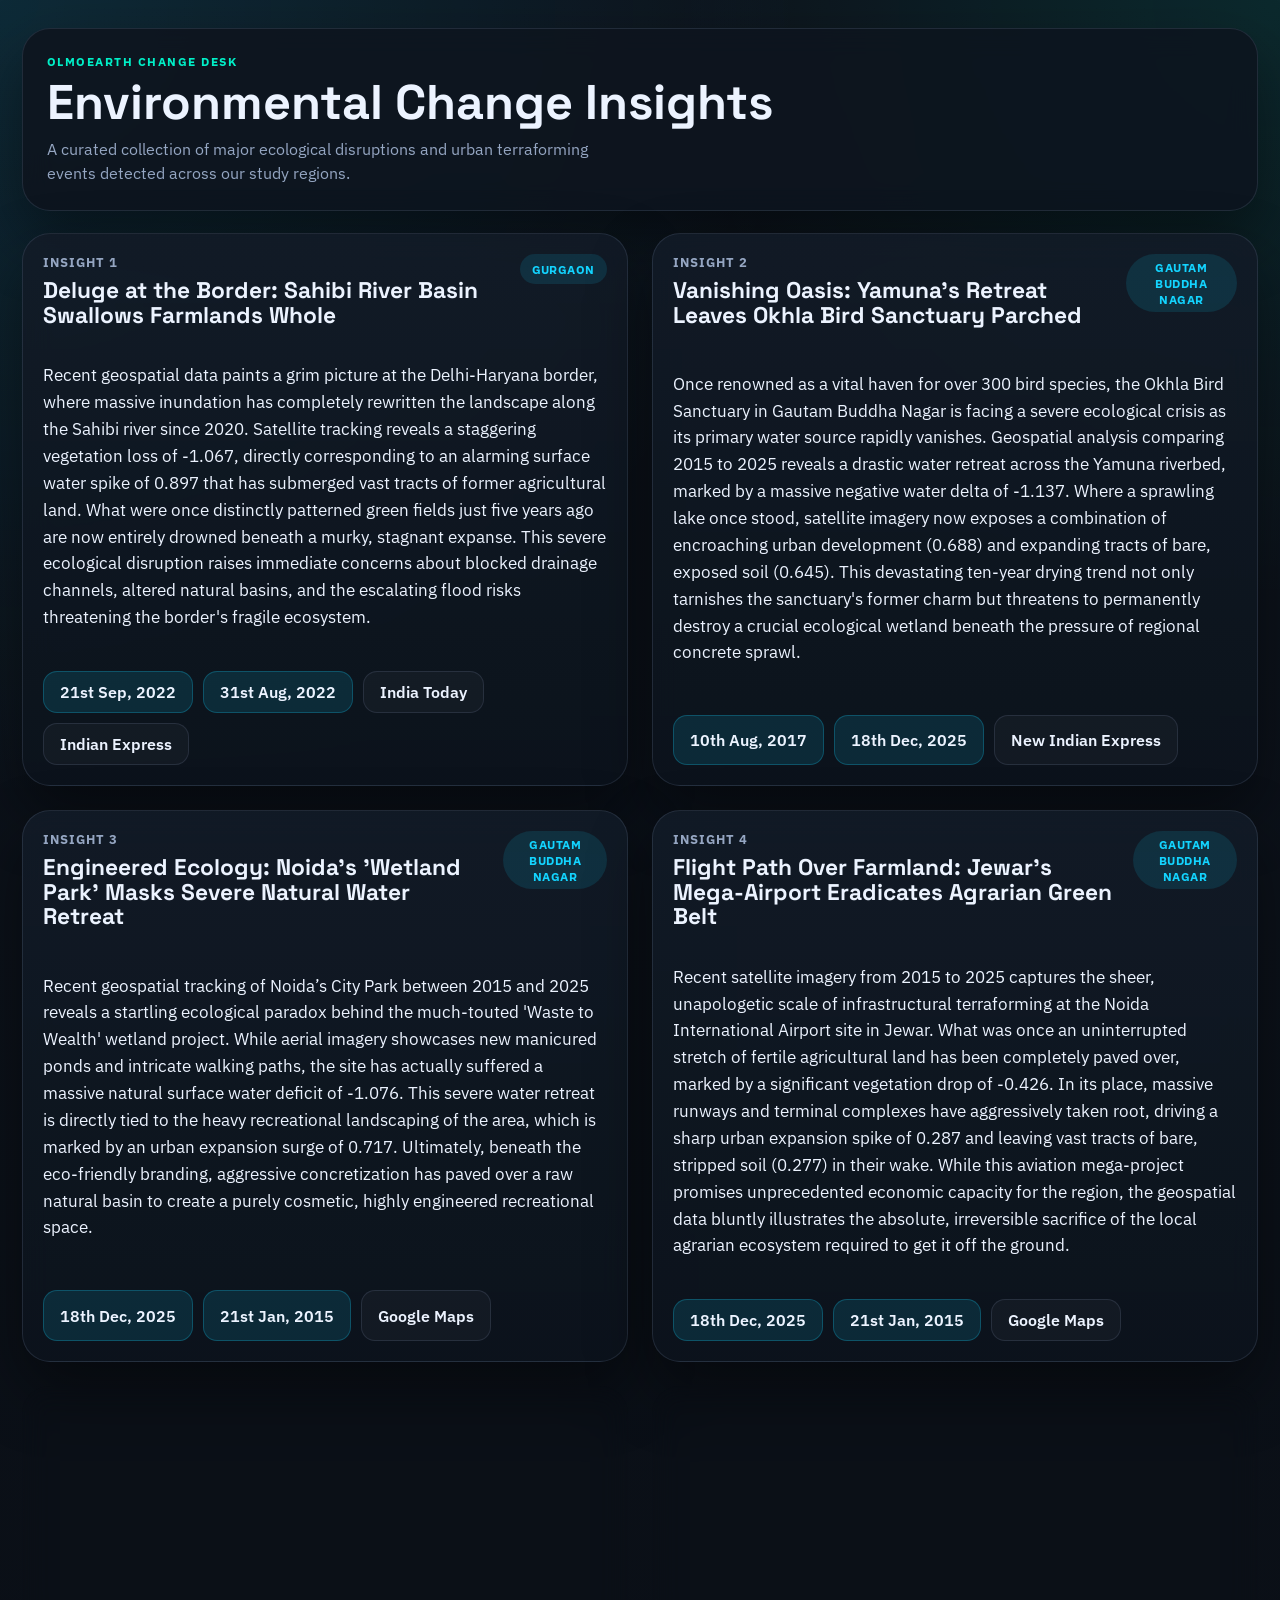
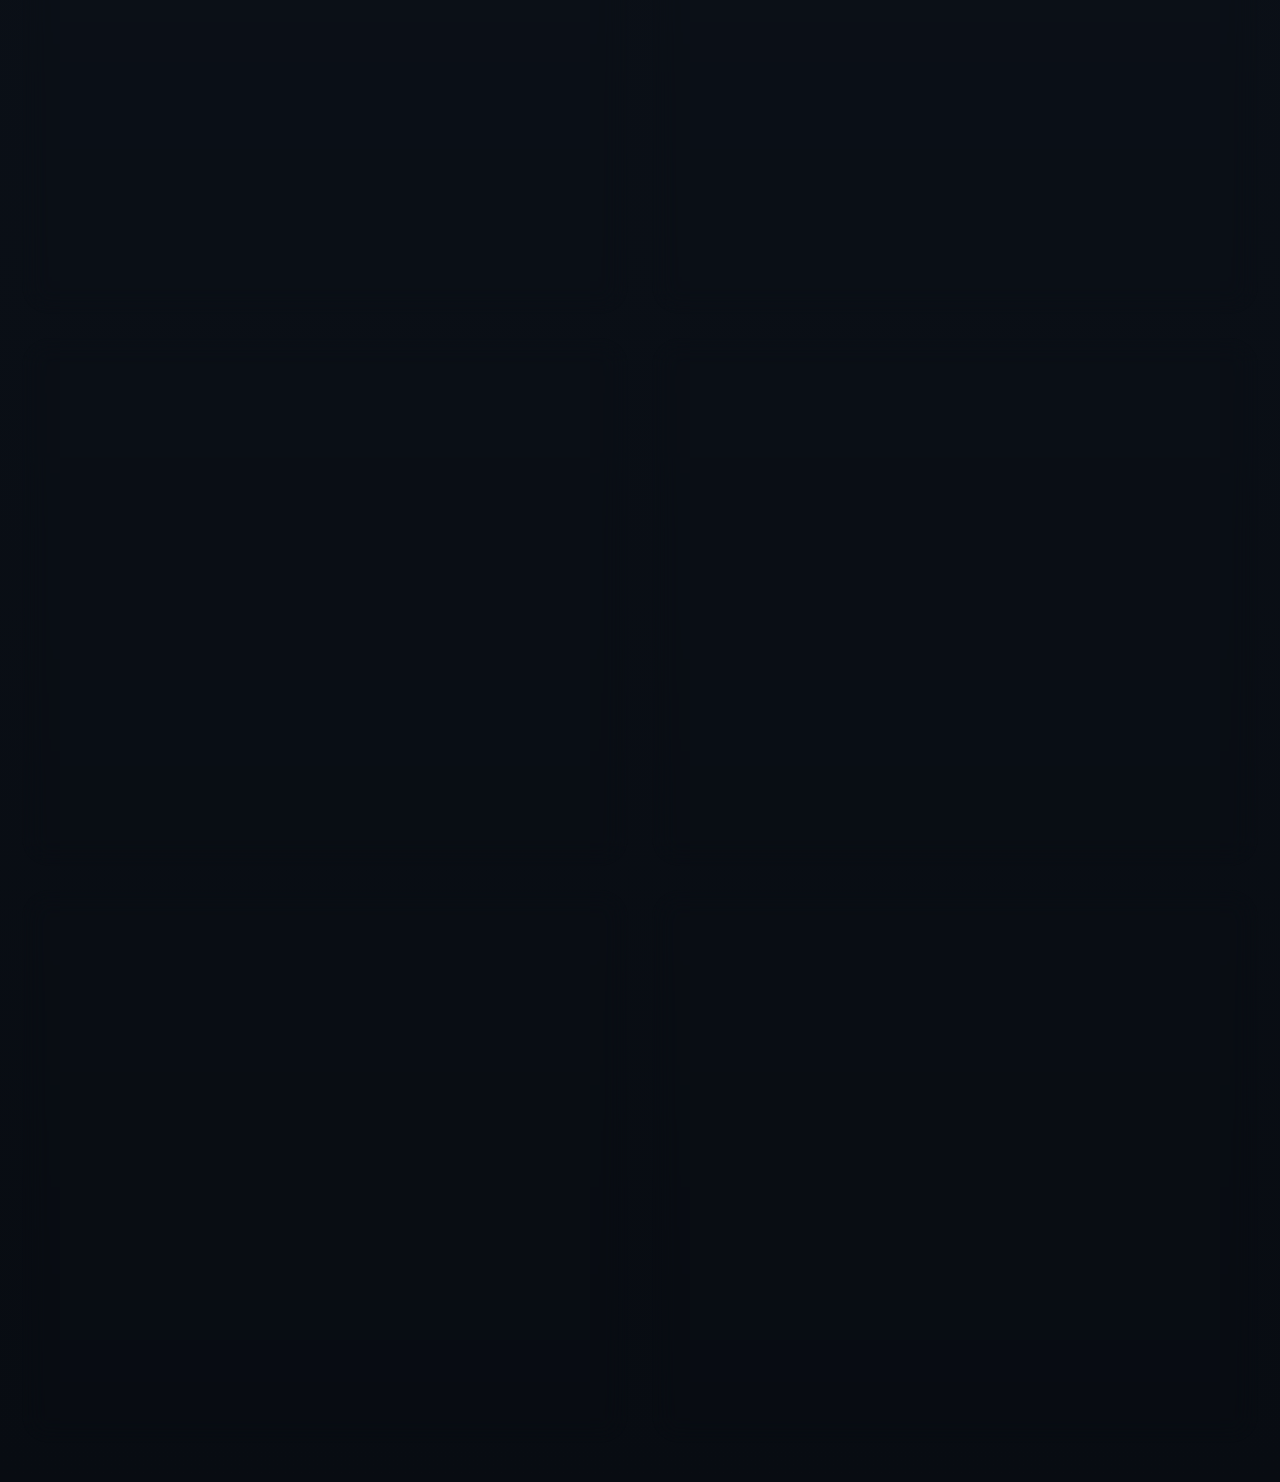
<file: index.html>
<!doctype html>
<html lang="en">
    <head>
        <meta charset="utf-8" />
        <meta name="viewport" content="width=device-width, initial-scale=1" />
        <title>OlmoEarth Output Library - Insights</title>
        <link rel="icon" href="data:image/svg+xml,<svg xmlns=%22http://www.w3.org/2000/svg%22 viewBox=%2210 0 100 100%22><text y=%22.9em%22 font-size=%2290%22>🌏</text></svg>">
        <link rel="preconnect" href="https://fonts.googleapis.com" />
        <link rel="preconnect" href="https://fonts.gstatic.com" crossorigin />
        <link
            href="https://fonts.googleapis.com/css2?family=IBM+Plex+Sans:wght@400;500;600;700&family=Space+Grotesk:wght@500;700&display=swap"
            rel="stylesheet"
        />
        <link rel="stylesheet" href="./landing/styles.css" />
        <style>
            .insights-list {
                display: grid;
                grid-template-columns: repeat(2, 1fr);
                gap: 24px;
            }
            @media (max-width: 980px) {
                .insights-list {
                    grid-template-columns: 1fr;
                }
            }
            .insight-content {
                font-size: 1.05rem;
                line-height: 1.6;
                color: var(--text);
                margin-top: 12px;
                margin-bottom: 24px;
            }
        </style>
    </head>
    <body>
        <div class="shell">
            <header class="hero" style="grid-template-columns: 1fr;">
                <div class="hero-copy">
                    <div class="eyebrow">OlmoEarth Change Desk</div>
                    <h1>Environmental Change Insights</h1>
                    <p class="hero-subtitle">
                        A curated collection of major ecological disruptions and urban terraforming events detected across our study regions.
                    </p>
                </div>
            </header>

            <main>
                <section class="insights-list">
                    <article class="analysis-card">
                        <div class="card-top">
                            <div>
                                <div class="card-eyebrow">Insight 1</div>
                                <h2 class="analysis-title">Deluge at the Border: Sahibi River Basin Swallows Farmlands Whole</h2>
                            </div>
                            <div class="card-badge">Gurgaon</div>
                        </div>
                        <div class="insight-content">
                            Recent geospatial data paints a grim picture at the Delhi-Haryana border, where massive inundation has completely rewritten the landscape along the Sahibi river since 2020. Satellite tracking reveals a staggering vegetation loss of -1.067, directly corresponding to an alarming surface water spike of 0.897 that has submerged vast tracts of former agricultural land. What were once distinctly patterned green fields just five years ago are now entirely drowned beneath a murky, stagnant expanse. This severe ecological disruption raises immediate concerns about blocked drainage channels, altered natural basins, and the escalating flood risks threatening the border's fragile ecosystem.
                        </div>
                        <div class="action-row">
                            <a class="action-link primary" href="https://pythonicvarun.github.io/olmoearth-change-insights/outputs/gurgaon/?basemap=esri_imagery&metric=vegetation_delta&unit=cells&period=5y&opacity=0.30&historical=timeline&speed=1200&lat=28.50535&lng=76.93170&zoom=16.00&historicalDate=2022-09-21" target="_blank">21st Sep, 2022</a>
                            <a class="action-link primary" href="https://pythonicvarun.github.io/olmoearth-change-insights/outputs/gurgaon/?basemap=esri_imagery&metric=vegetation_delta&unit=cells&period=5y&opacity=0.30&historical=timeline&speed=1200&lat=28.50535&lng=76.93170&zoom=16.00&historicalDate=2022-08-31" target="_blank">31st Aug, 2022</a>
                            <a class="action-link secondary" href="https://www.indiatoday.in/india/story/gurugram-gurgaon-urban-floods-waterlogging-sahibi-river-lost-aravalli-hills-delhi-haryana-hydrology-natural-drainage-2781896-2025-09-08" target="_blank">India Today</a>
                            <a class="action-link secondary" href="https://indianexpress.com/article/explained/why-even-moderate-rainfall-leads-to-flooding-in-gurgaon-10131520/" target="_blank">Indian Express</a>
                        </div>
                    </article>

                    <article class="analysis-card">
                        <div class="card-top">
                            <div>
                                <div class="card-eyebrow">Insight 2</div>
                                <h2 class="analysis-title">Vanishing Oasis: Yamuna's Retreat Leaves Okhla Bird Sanctuary Parched</h2>
                            </div>
                            <div class="card-badge">Gautam Buddha Nagar</div>
                        </div>
                        <div class="insight-content">
                            Once renowned as a vital haven for over 300 bird species, the Okhla Bird Sanctuary in Gautam Buddha Nagar is facing a severe ecological crisis as its primary water source rapidly vanishes. Geospatial analysis comparing 2015 to 2025 reveals a drastic water retreat across the Yamuna riverbed, marked by a massive negative water delta of -1.137. Where a sprawling lake once stood, satellite imagery now exposes a combination of encroaching urban development (0.688) and expanding tracts of bare, exposed soil (0.645). This devastating ten-year drying trend not only tarnishes the sanctuary's former charm but threatens to permanently destroy a crucial ecological wetland beneath the pressure of regional concrete sprawl.
                        </div>
                        <div class="action-row">
                            <a class="action-link primary" href="https://pythonicvarun.github.io/olmoearth-change-insights/outputs/gautam_buddha_nagar/?basemap=esri_imagery&metric=water_delta&unit=cells&period=10y&opacity=0.15&historical=timeline&speed=1200&lat=28.55676&lng=77.32302&zoom=15.00&historicalDate=2017-08-10" target="_blank">10th Aug, 2017</a>
                            <a class="action-link primary" href="https://pythonicvarun.github.io/olmoearth-change-insights/outputs/gautam_buddha_nagar/?basemap=esri_imagery&metric=water_delta&unit=cells&period=10y&opacity=0.55&historical=timeline&speed=1200&lat=28.55676&lng=77.32302&zoom=15.00&historicalDate=2025-12-18" target="_blank">18th Dec, 2025</a>
                            <a class="action-link secondary" href="https://www.newindianexpress.com/states/delhi/2025/Jun/06/from-feathered-paradise-to-forgotten-dump-okhla-sanctuary-loses-charm" target="_blank">New Indian Express</a>
                        </div>
                    </article>

                    <article class="analysis-card">
                        <div class="card-top">
                            <div>
                                <div class="card-eyebrow">Insight 3</div>
                                <h2 class="analysis-title">Engineered Ecology: Noida's 'Wetland Park' Masks Severe Natural Water Retreat</h2>
                            </div>
                            <div class="card-badge">Gautam Buddha Nagar</div>
                        </div>
                        <div class="insight-content">
                            Recent geospatial tracking of Noida’s City Park between 2015 and 2025 reveals a startling ecological paradox behind the much-touted 'Waste to Wealth' wetland project. While aerial imagery showcases new manicured ponds and intricate walking paths, the site has actually suffered a massive natural surface water deficit of -1.076. This severe water retreat is directly tied to the heavy recreational landscaping of the area, which is marked by an urban expansion surge of 0.717. Ultimately, beneath the eco-friendly branding, aggressive concretization has paved over a raw natural basin to create a purely cosmetic, highly engineered recreational space.
                        </div>
                        <div class="action-row">
                            <a class="action-link primary" href="https://pythonicvarun.github.io/olmoearth-change-insights/outputs/gautam_buddha_nagar/?basemap=esri_imagery&metric=water_delta&unit=cells&period=10y&opacity=0.35&historical=base&speed=1200&lat=28.59664&lng=77.35729&zoom=17.00&historicalDate=2025-12-18" target="_blank">18th Dec, 2025</a>
                            <a class="action-link primary" href="https://pythonicvarun.github.io/olmoearth-change-insights/outputs/gautam_buddha_nagar/?basemap=esri_imagery&metric=water_delta&unit=cells&period=10y&opacity=0.35&historical=base&speed=1200&lat=28.59664&lng=77.35729&zoom=17.00&historicalDate=2015-01-21" target="_blank">21st Jan, 2015</a>
                            <a class="action-link secondary" href="https://maps.app.goo.gl/7TQGL4jjF5YmvLJMA" target="_blank">Google Maps</a>
                        </div>
                    </article>

                    <article class="analysis-card">
                        <div class="card-top">
                            <div>
                                <div class="card-eyebrow">Insight 4</div>
                                <h2 class="analysis-title">Flight Path Over Farmland: Jewar's Mega-Airport Eradicates Agrarian Green Belt</h2>
                            </div>
                            <div class="card-badge">Gautam Buddha Nagar</div>
                        </div>
                        <div class="insight-content">
                            Recent satellite imagery from 2015 to 2025 captures the sheer, unapologetic scale of infrastructural terraforming at the Noida International Airport site in Jewar. What was once an uninterrupted stretch of fertile agricultural land has been completely paved over, marked by a significant vegetation drop of -0.426. In its place, massive runways and terminal complexes have aggressively taken root, driving a sharp urban expansion spike of 0.287 and leaving vast tracts of bare, stripped soil (0.277) in their wake. While this aviation mega-project promises unprecedented economic capacity for the region, the geospatial data bluntly illustrates the absolute, irreversible sacrifice of the local agrarian ecosystem required to get it off the ground.
                        </div>
                        <div class="action-row">
                            <a class="action-link primary" href="https://pythonicvarun.github.io/olmoearth-change-insights/outputs/gautam_buddha_nagar/?basemap=esri_imagery&metric=vegetation_delta&unit=cells&period=10y&opacity=0.55&historical=base&speed=1200&lat=28.17355&lng=77.61789&zoom=15.00&historicalDate=2025-12-18" target="_blank">18th Dec, 2025</a>
                            <a class="action-link primary" href="https://pythonicvarun.github.io/olmoearth-change-insights/outputs/gautam_buddha_nagar/?basemap=esri_imagery&metric=vegetation_delta&unit=cells&period=10y&opacity=0.25&historical=base&speed=1200&lat=28.17355&lng=77.61789&zoom=15.00&historicalDate=2015-01-21" target="_blank">21st Jan, 2015</a>
                            <a class="action-link secondary" href="https://maps.app.goo.gl/HgYnoMjBkXQBpgHj9" target="_blank">Google Maps</a>
                        </div>
                    </article>

                    <article class="analysis-card">
                        <div class="card-top">
                            <div>
                                <div class="card-eyebrow">Insight 5</div>
                                <h2 class="analysis-title">Solar Sprawl: Maruti’s ‘Green’ Expansion Paves Over Manesar's Natural Cover</h2>
                            </div>
                            <div class="card-badge">Gurgaon</div>
                        </div>
                        <div class="insight-content">
                            Recent satellite tracking of IMT Manesar between 2020 and 2025 exposes the harsh ecological trade-off behind Maruti Suzuki's sprawling plant and sports complex development. While the installation of massive new solar arrays paints a picture of sustainable modernization, geospatial data reveals this infrastructure boom has driven a severe vegetation plunge of -0.943. The aggressive land grab for these panel installations and expanded facilities has triggered an urban surge of 0.474, systematically stripping away the area's remaining scrublands. Ultimately, the corporate push for renewable power and expanded operational capacity has been achieved by permanently suffocating the local, living ecosystem beneath glass, metal, and concrete.
                        </div>
                        <div class="action-row">
                            <a class="action-link primary" href="https://pythonicvarun.github.io/olmoearth-change-insights/outputs/gurgaon/?basemap=osm&metric=vegetation_delta&unit=cells&period=5y&opacity=0.45&historical=timeline&speed=1200&lat=28.36679&lng=76.89807&zoom=16.00&historicalDate=2025-12-18" target="_blank">18th Dec, 2025</a>
                            <a class="action-link primary" href="https://pythonicvarun.github.io/olmoearth-change-insights/outputs/gurgaon/?basemap=osm&metric=vegetation_delta&unit=cells&period=5y&opacity=0.45&historical=timeline&speed=1200&lat=28.36679&lng=76.89807&zoom=16.00&historicalDate=2020-01-08" target="_blank">8th Jan, 2020</a>
                            <a class="action-link secondary" href="https://maps.app.goo.gl/5bKL5rnrKbe5iajK8" target="_blank">Google Maps</a>
                            <a class="action-link secondary" href="https://en.wikipedia.org/wiki/Maruti_Suzuki#:~:text=In%20November%202021%20Maruti%20Suzuki%20announce%20to%20set%20up%20of%20a%20big%20plant%20in%20IMT%20Kharkhoda%20in%20Sonipat%20district%20across%20900%20acres%20with%20an%20investment%20of%20%E2%82%B918%2C000%20crores.%5B42%5D" target="_blank">Wikipedia</a>
                        </div>
                    </article>

                    <article class="analysis-card">
                        <div class="card-top">
                            <div>
                                <div class="card-eyebrow">Insight 6</div>
                                <h2 class="analysis-title">Supply Chain Chokehold: Mega-Warehouse Bulldozes Pataudi's Farmland</h2>
                            </div>
                            <div class="card-badge">Gurgaon</div>
                        </div>
                        <div class="insight-content">
                            Recent geospatial imagery from 2020 to 2025 lays bare the ruthless bulldozing of Gurugram’s rural outskirts, where massive logistics warehouses have entirely swallowed once-lush agricultural plots in Ransika. Satellite tracking of this brutal industrial sprawl reveals a catastrophic vegetation plunge of -0.979 as gigantic commercial sheds aggressively pave over former orchards and crop fields. This unyielding terraforming has triggered a stark urban expansion spike of 0.415, replacing fertile, living soil with dead concrete and exposed dirt. Ultimately, this unapologetic land grab prioritizes corporate supply chains over environmental survival, permanently suffocating the local ecosystem to feed a relentless appetite for storage infrastructure.
                        </div>
                        <div class="action-row">
                            <a class="action-link primary" href="https://pythonicvarun.github.io/olmoearth-change-insights/outputs/gurgaon/?basemap=osm&metric=vegetation_delta&unit=cells&period=5y&opacity=0.55&historical=base&speed=1200&lat=28.31117&lng=76.74496&zoom=18.00&historicalDate=2025-12-18" target="_blank">18th Dec, 2025</a>
                            <a class="action-link primary" href="https://pythonicvarun.github.io/olmoearth-change-insights/outputs/gurgaon/?basemap=osm&metric=vegetation_delta&unit=cells&period=5y&opacity=0.30&historical=base&speed=1200&lat=28.31117&lng=76.74496&zoom=18.00&historicalDate=2020-01-08" target="_blank">8th Jan, 2020</a>
                            <a class="action-link secondary" href="https://maps.app.goo.gl/xyGfAwA3weNfWXVx6" target="_blank">Google Maps</a>
                        </div>
                    </article>

                    <article class="analysis-card">
                        <div class="card-top">
                            <div>
                                <div class="card-eyebrow">Insight 7</div>
                                <h2 class="analysis-title">Commercial Sprawl: Gurugram’s Retail Expansion Scrapes Away Green Cover</h2>
                            </div>
                            <div class="card-badge">Gurgaon</div>
                        </div>
                        <div class="insight-content">
                            Recent satellite imagery between 2020 and 2025 highlights the stark environmental cost of commercial development along Gurugram's Sheetla Mata Road. Geospatial data confirms that the construction of new commercial compounds — including the site housing the Orientbell Tiles Boutique — has driven a severe vegetation loss of -0.845 across the immediate area. This retail and warehousing expansion has directly replaced dense, natural scrubland with concrete infrastructure, triggering an urban spike of 0.145 and stripping the topsoil bare (0.203). While serving as a hub for local home development, the satellite feed exposes how rapidly these commercial clusters are erasing Gurugram’s peripheral green patches.
                        </div>
                        <div class="action-row">
                            <a class="action-link primary" href="https://pythonicvarun.github.io/olmoearth-change-insights/outputs/gurgaon/?basemap=osm&metric=vegetation_delta&unit=cells&period=5y&opacity=0.50&historical=timeline&speed=1200&lat=28.48704&lng=77.04336&zoom=17.00&historicalDate=2025-12-18" target="_blank">18th Dec, 2025</a>
                            <a class="action-link primary" href="https://pythonicvarun.github.io/olmoearth-change-insights/outputs/gurgaon/?basemap=osm&metric=vegetation_delta&unit=cells&period=5y&opacity=0.30&historical=timeline&speed=1200&lat=28.48704&lng=77.04336&zoom=17.00&historicalDate=2020-01-08" target="_blank">8th Jan, 2020</a>
                            <a class="action-link secondary" href="https://maps.app.goo.gl/6JQzv74cSkdZjhoy6" target="_blank">Google Maps</a>
                        </div>
                    </article>

                    <article class="analysis-card">
                        <div class="card-top">
                            <div>
                                <div class="card-eyebrow">Insight 8</div>
                                <h2 class="analysis-title">Concrete Harvest: 'Olive Greens' Construction Bulldozes Gurugram's Natural Belt</h2>
                            </div>
                            <div class="card-badge">Gurgaon</div>
                        </div>
                        <div class="insight-content">
                            Recent satellite tracking from 2020 to 2025 exposes the ironic ecological reality behind Gurugram's new 'Olive Greens' housing complex. What was once a sprawling, uninterrupted tract of raw agricultural land has been completely stripped, resulting in a severe vegetation loss of -0.601. The aggressive site clearance and ongoing construction have paved over the earth, driving an urban expansion surge of 0.148 and artificially trapping surface water (0.523) in disrupted drainage paths. Beneath the promise of a luxury residential hub, the geospatial data clearly illustrates the total, systematic eradication of the sector's authentic green cover to make way for high-end concrete.
                        </div>
                        <div class="action-row">
                            <a class="action-link primary" href="https://pythonicvarun.github.io/olmoearth-change-insights/outputs/gurgaon/?basemap=osm&metric=vegetation_delta&unit=cells&period=5y&opacity=0.60&historical=timeline&speed=1200&lat=28.47140&lng=76.99055&zoom=18.00&historicalDate=2025-12-18" target="_blank">18th Dec, 2025</a>
                            <a class="action-link primary" href="https://pythonicvarun.github.io/olmoearth-change-insights/outputs/gurgaon/?basemap=osm&metric=vegetation_delta&unit=cells&period=5y&opacity=0.15&historical=timeline&speed=1200&lat=28.47140&lng=76.99055&zoom=18.00&historicalDate=2020-01-08" target="_blank">8th Jan, 2020</a>
                            <a class="action-link secondary" href="https://maps.app.goo.gl/8g8UtovAPHeUdySk9" target="_blank">Google Maps</a>
                        </div>
                    </article>

                    <article class="analysis-card">
                        <div class="card-top">
                            <div>
                                <div class="card-eyebrow">Insight 9</div>
                                <h2 class="analysis-title">Toxic Terrain: Noida's Green Lung Butchered for a Massive Trash Mountain</h2>
                            </div>
                            <div class="card-badge">Gautam Buddha Nagar</div>
                        </div>
                        <div class="insight-content">
                            Geospatial tracking from 2015 to 2025 exposes a brutal environmental degradation in Mubarikpur, where a dense natural forest has been unapologetically transformed into a colossal civic dumping ground. Satellite data records a devastating vegetation wipeout of -0.640, as the lush canopy was systematically bulldozed and replaced by a rapidly expanding wasteland (Urban: 0.533). This gross mismanagement has deeply scarred the landscape, driving a massive spike in bare, contaminated soil (0.532) and triggering a sharp rise in the local pollution proxy (0.212). Instead of preserving vital green buffers, authorities have essentially choked a living ecosystem to death under thousands of tons of mounting garbage.
                        </div>
                        <div class="action-row">
                            <a class="action-link primary" href="https://pythonicvarun.github.io/olmoearth-change-insights/outputs/gautam_buddha_nagar/?basemap=esri_imagery&metric=vegetation_delta&unit=cells&period=10y&opacity=0.55&historical=timeline&speed=1200&lat=28.48053&lng=77.45639&zoom=17.00&historicalDate=2025-12-18" target="_blank">18th Dec, 2025</a>
                            <a class="action-link primary" href="https://pythonicvarun.github.io/olmoearth-change-insights/outputs/gautam_buddha_nagar/?basemap=esri_imagery&metric=vegetation_delta&unit=cells&period=10y&opacity=0.15&historical=timeline&speed=1200&lat=28.48053&lng=77.45639&zoom=17.00&historicalDate=2015-01-21" target="_blank">21st Jan, 2015</a>
                            <a class="action-link secondary" href="https://timesofindia.indiatimes.com/city/ghaziabad/noida-begins-temporary-dumping-of-waste-in-mubarakpur-village/articleshow/64770413.cms" target="_blank">Times of India</a>
                        </div>
                    </article>

                    <article class="analysis-card">
                        <div class="card-top">
                            <div>
                                <div class="card-eyebrow">Insight 10</div>
                                <h2 class="analysis-title">Concrete Over Conservation: Urban Sprawl Chokes Dhanauri Wetlands Dry</h2>
                            </div>
                            <div class="card-badge">Gautam Buddha Nagar</div>
                        </div>
                        <div class="insight-content">
                            In a devastating ecological blow, recent satellite tracking from 2015 to 2025 reveals that the once-teeming Dhanauri Wetlands are rapidly collapsing under the weight of unregulated regional development. Geospatial data exposes a massive water retreat (-1.119 delta), reducing the sprawling bird sanctuary to fragmented, muddy puddles. This severe drying is directly fueled by aggressive, unchecked urban encroachment in the vicinity, which has recorded a sharp expansion surge of 0.592. As concrete relentlessly paves over natural drainage basins and exposed soil expands (0.389), this crucial natural heritage site is being systematically eradicated.
                        </div>
                        <div class="action-row">
                            <a class="action-link primary" href="https://pythonicvarun.github.io/olmoearth-change-insights/outputs/gautam_buddha_nagar/?basemap=esri_imagery&metric=water_delta&unit=cells&period=10y&opacity=0.45&historical=base&speed=1200&lat=28.33872&lng=77.62137&zoom=17.00&historicalDate=2025-12-18" target="_blank">18th Dec, 2025</a>
                            <a class="action-link primary" href="https://pythonicvarun.github.io/olmoearth-change-insights/outputs/gautam_buddha_nagar/?basemap=esri_imagery&metric=water_delta&unit=cells&period=10y&opacity=0.15&historical=base&speed=1200&lat=28.33872&lng=77.62137&zoom=17.00&historicalDate=2015-01-21" target="_blank">21st Jan, 2015</a>
                            <a class="action-link secondary" href="https://theprint.in/ground-reports/jewar-airport-has-fuelled-a-fight-for-dhanauri-wetlands-up-now-has-to-balance-3-priorities/1816393/" target="_blank">The Print</a>
                            <a class="action-link secondary" href="https://timesofindia.indiatimes.com/city/noida/sarus-habitat-dhanauri-a-step-closer-to-being-notified-a-wetland/articleshow/92049188.cms" target="_blank">Times of India</a>
                        </div>
                    </article>

                </section>
            </main>
        </div>
    </body>
</html>
</file>
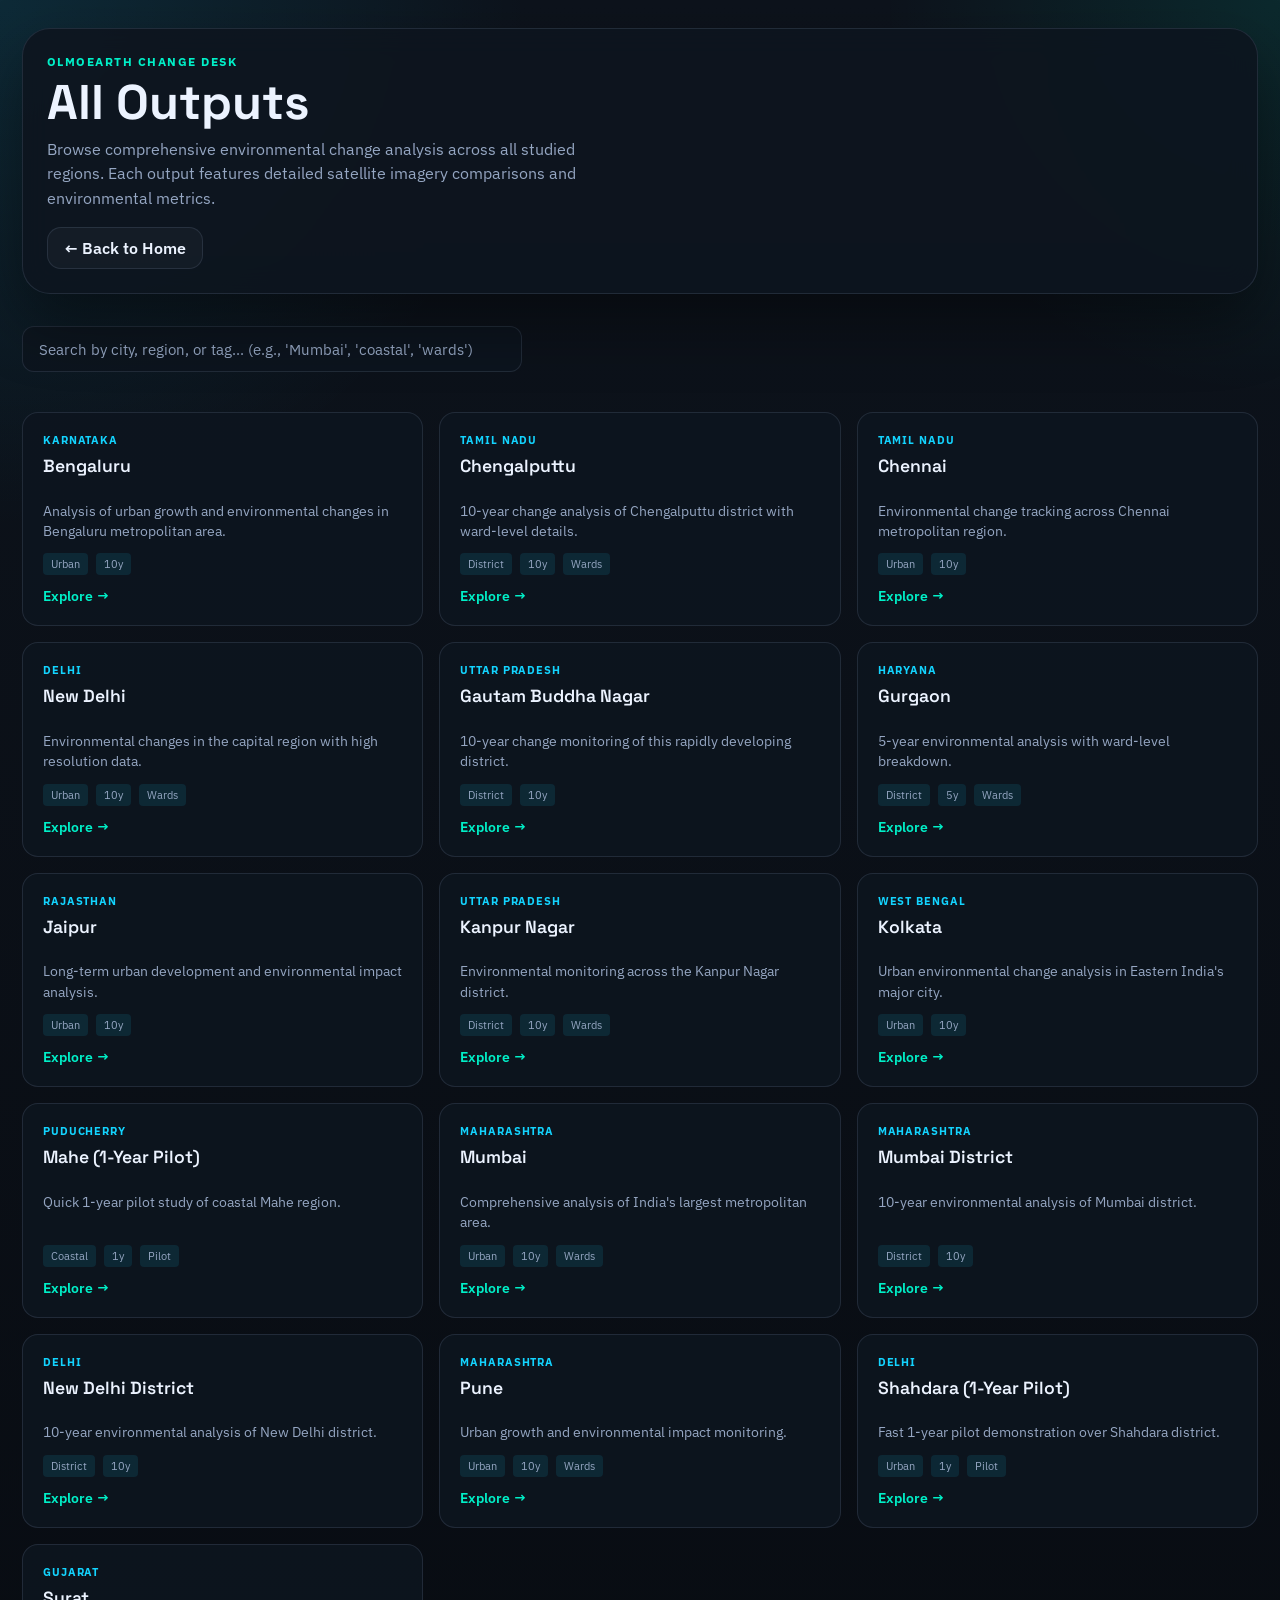
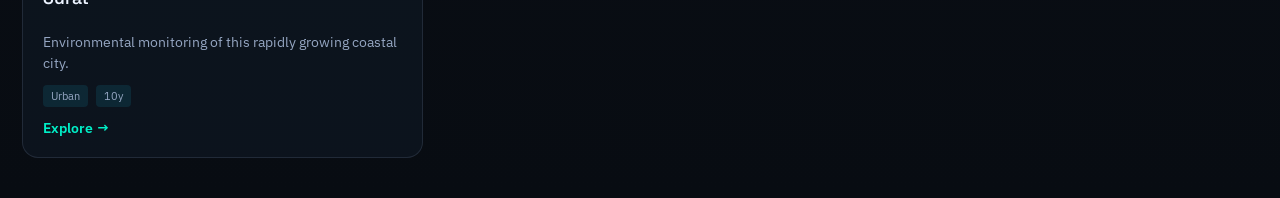
<file: outputs/index.html>
<!doctype html>
<html lang="en">
<head>
    <meta charset="utf-8" />
    <meta name="viewport" content="width=device-width, initial-scale=1" />
    <title>OlmoEarth Change Insights - All Outputs</title>
    <link rel="icon" href="data:image/svg+xml,<svg xmlns=%22http://www.w3.org/2000/svg%22 viewBox=%2210 0 100 100%22><text y=%22.9em%22 font-size=%2290%22>🌍</text></svg>">
    <link rel="preconnect" href="https://fonts.googleapis.com" />
    <link rel="preconnect" href="https://fonts.gstatic.com" crossorigin />
    <link
        href="https://fonts.googleapis.com/css2?family=IBM+Plex+Sans:wght@400;500;600;700&family=Space+Grotesk:wght@500;700&display=swap"
        rel="stylesheet"
    />
    <link rel="stylesheet" href="../landing/styles.css" />
    <style>
        .outputs-grid {
            display: grid;
            grid-template-columns: repeat(auto-fill, minmax(280px, 1fr));
            gap: 20px;
            margin-top: 28px;
        }

        .output-card {
            background: var(--panel);
            border: 1px solid var(--line);
            border-radius: 16px;
            padding: 20px;
            transition: all 0.3s ease;
            cursor: pointer;
            text-decoration: none;
            color: inherit;
            display: flex;
            flex-direction: column;
        }

        .output-card:hover {
            border-color: var(--accent);
            box-shadow: 0 12px 32px rgba(19, 212, 255, 0.15);
            transform: translateY(-4px);
        }

        .output-card-badge {
            display: inline-block;
            font-size: 0.7rem;
            font-weight: 700;
            letter-spacing: 0.08em;
            text-transform: uppercase;
            color: var(--accent);
            margin-bottom: 8px;
        }

        .output-card-title {
            font-family: "Space Grotesk", sans-serif;
            font-size: 1.1rem;
            font-weight: 600;
            margin: 0 0 10px 0;
            color: var(--ink);
        }

        .output-card-description {
            font-size: 0.85rem;
            color: var(--muted);
            line-height: 1.5;
            flex-grow: 1;
            margin-bottom: 12px;
        }

        .output-card-link {
            display: inline-flex;
            align-items: center;
            font-size: 0.85rem;
            font-weight: 600;
            color: var(--accent-deep);
            text-decoration: none;
            transition: color 0.2s ease;
        }

        .output-card-link:hover {
            color: var(--accent);
        }

        .output-card-link::after {
            content: " →";
            margin-left: 4px;
        }

        .search-container {
            margin-top: 24px;
            margin-bottom: 24px;
        }

        .search-input {
            width: 100%;
            max-width: 500px;
            padding: 12px 16px;
            font-size: 0.95rem;
            font-family: "IBM Plex Sans", sans-serif;
            background: var(--panel);
            border: 1px solid var(--line);
            border-radius: 12px;
            color: var(--text);
            transition: all 0.2s ease;
        }

        .search-input:focus {
            outline: none;
            border-color: var(--accent);
            box-shadow: 0 0 0 3px rgba(19, 212, 255, 0.1);
        }

        .search-input::placeholder {
            color: var(--muted);
        }

        .search-results-info {
            font-size: 0.9rem;
            color: var(--muted);
            margin-top: 12px;
            display: none;
        }

        .search-results-info.visible {
            display: block;
        }

        .no-results {
            grid-column: 1 / -1;
            text-align: center;
            padding: 40px 20px;
            color: var(--muted);
        }

        .no-results-title {
            font-size: 1.2rem;
            font-weight: 600;
            color: var(--text);
            margin-bottom: 8px;
        }

        .grid-container {
            display: grid;
            grid-template-columns: repeat(3, 1fr);
            gap: 16px;
            margin-top: 20px;
        }

        @media (max-width: 1200px) {
            .grid-container {
                grid-template-columns: repeat(2, 1fr);
            }
        }

        @media (max-width: 640px) {
            .grid-container {
                grid-template-columns: 1fr;
            }
        }
    </style>
</head>
<body>
    <div class="shell">
        <header class="hero" style="grid-template-columns: 1fr;">
            <div class="hero-copy">
                <div class="eyebrow">OlmoEarth Change Desk</div>
                <h1>All Outputs</h1>
                <p class="hero-subtitle">
                    Browse comprehensive environmental change analysis across all studied regions. Each output features detailed satellite imagery comparisons and environmental metrics.
                </p>
                <div style="margin-top: 16px;">
                    <a href="../" class="action-link secondary" style="display: inline-block;">← Back to Home</a>
                </div>
            </div>
        </header>

        <main>
            <div class="search-container">
                <input 
                    type="text" 
                    id="searchInput" 
                    class="search-input" 
                    placeholder="Search by city, region, or tag... (e.g., 'Mumbai', 'coastal', 'wards')"
                />
                <div class="search-results-info" id="searchInfo"></div>
            </div>

            <div class="grid-container" id="outputsContainer">
                <!-- Outputs will be populated here -->
            </div>
        </main>
    </div>

    <script>
        const OUTPUTS = [
            {
                id: "bengaluru",
                title: "Bengaluru",
                region: "Karnataka",
                description: "Analysis of urban growth and environmental changes in Bengaluru metropolitan area.",
                tags: ["Urban", "10y"]
            },
            {
                id: "chengalputtu",
                title: "Chengalputtu",
                region: "Tamil Nadu",
                description: "10-year change analysis of Chengalputtu district with ward-level details.",
                tags: ["District", "10y", "Wards"]
            },
            {
                id: "chennai",
                title: "Chennai",
                region: "Tamil Nadu",
                description: "Environmental change tracking across Chennai metropolitan region.",
                tags: ["Urban", "10y"]
            },
            {
                id: "delhi",
                title: "New Delhi",
                region: "Delhi",
                description: "Environmental changes in the capital region with high resolution data.",
                tags: ["Urban", "10y", "Wards"]
            },
            {
                id: "gautam_buddha_nagar",
                title: "Gautam Buddha Nagar",
                region: "Uttar Pradesh",
                description: "10-year change monitoring of this rapidly developing district.",
                tags: ["District", "10y"]
            },
            {
                id: "gurgaon",
                title: "Gurgaon",
                region: "Haryana",
                description: "5-year environmental analysis with ward-level breakdown.",
                tags: ["District", "5y", "Wards"]
            },
            {
                id: "jaipur",
                title: "Jaipur",
                region: "Rajasthan",
                description: "Long-term urban development and environmental impact analysis.",
                tags: ["Urban", "10y"]
            },
            {
                id: "kanpur_nagar",
                title: "Kanpur Nagar",
                region: "Uttar Pradesh",
                description: "Environmental monitoring across the Kanpur Nagar district.",
                tags: ["District", "10y", "Wards"]
            },
            {
                id: "kolkata",
                title: "Kolkata",
                region: "West Bengal",
                description: "Urban environmental change analysis in Eastern India's major city.",
                tags: ["Urban", "10y"]
            },
            {
                id: "mahe-1y",
                title: "Mahe (1-Year Pilot)",
                region: "Puducherry",
                description: "Quick 1-year pilot study of coastal Mahe region.",
                tags: ["Coastal", "1y", "Pilot"]
            },
            {
                id: "mumbai",
                title: "Mumbai",
                region: "Maharashtra",
                description: "Comprehensive analysis of India's largest metropolitan area.",
                tags: ["Urban", "10y", "Wards"]
            },
            {
                id: "mumbai-district",
                title: "Mumbai District",
                region: "Maharashtra",
                description: "10-year environmental analysis of Mumbai district.",
                tags: ["District", "10y"]
            },
            {
                id: "new_delhi-district",
                title: "New Delhi District",
                region: "Delhi",
                description: "10-year environmental analysis of New Delhi district.",
                tags: ["District", "10y"]
            },
            {
                id: "pune",
                title: "Pune",
                region: "Maharashtra",
                description: "Urban growth and environmental impact monitoring.",
                tags: ["Urban", "10y", "Wards"]
            },
            {
                id: "shahdara-1y",
                title: "Shahdara (1-Year Pilot)",
                region: "Delhi",
                description: "Fast 1-year pilot demonstration over Shahdara district.",
                tags: ["Urban", "1y", "Pilot"]
            },
            {
                id: "surat",
                title: "Surat",
                region: "Gujarat",
                description: "Environmental monitoring of this rapidly growing coastal city.",
                tags: ["Urban", "10y"]
            }
        ];

        function renderOutputs(filtered = null) {
            const container = document.getElementById("outputsContainer");
            const outputs = filtered || OUTPUTS;
            
            if (outputs.length === 0) {
                container.innerHTML = `
                    <div class="no-results">
                        <div class="no-results-title">No results found</div>
                        <p>Try adjusting your search terms or browse all outputs.</p>
                    </div>
                `;
                return;
            }

            container.innerHTML = outputs.map(output => `
                <a href="./${output.id}/" class="output-card">
                    <div class="output-card-badge">${output.region}</div>
                    <h2 class="output-card-title">${output.title}</h2>
                    <p class="output-card-description">${output.description}</p>
                    <div style="display: flex; gap: 8px; flex-wrap: wrap; margin-bottom: 12px;">
                        ${output.tags.map(tag => `
                            <span style="font-size: 0.7rem; padding: 4px 8px; background: rgba(19, 212, 255, 0.1); border-radius: 4px; color: var(--muted);">${tag}</span>
                        `).join('')}
                    </div>
                    <div class="output-card-link">Explore</div>
                </a>
            `).join('');
        }

        function normalizeString(str) {
            return str.toLowerCase().trim();
        }

        function filterOutputs(query) {
            const normalized = normalizeString(query);
            
            if (!normalized) {
                renderOutputs();
                document.getElementById("searchInfo").classList.remove("visible");
                return;
            }

            const filtered = OUTPUTS.filter(output => {
                const searchableFields = [
                    output.title,
                    output.region,
                    output.description,
                    ...output.tags
                ].map(normalizeString).join(" ");
                
                return searchableFields.includes(normalized);
            });

            renderOutputs(filtered);
            
            const searchInfo = document.getElementById("searchInfo");
            searchInfo.classList.add("visible");
            searchInfo.textContent = `Found ${filtered.length} result${filtered.length !== 1 ? 's' : ''} for "${query}"`;
        }

        document.addEventListener("DOMContentLoaded", () => {
            renderOutputs();
            
            const searchInput = document.getElementById("searchInput");
            searchInput.addEventListener("input", (e) => {
                filterOutputs(e.target.value);
            });
        });
    </script>
</body>
</html>
</file>
<file: landing/styles.css>
:root {
    --ink: #ecf3ff;
    --muted: #95a6c2;
    --paper: rgba(18, 27, 39, 0.92);
    --panel: rgba(14, 21, 31, 0.92);
    --line: rgba(129, 147, 176, 0.18);
    --accent: #13d4ff;
    --accent-deep: #00f0c8;
    --accent-cool: #13d4ff;
    --shadow: 0 28px 64px rgba(0, 0, 0, 0.42);
    --text: #ecf3ff;
    --bg: #0a0f16;
}

* {
    box-sizing: border-box;
}

html,
body {
    margin: 0;
    min-height: 100%;
    font-family: "IBM Plex Sans", sans-serif;
    color: var(--ink);
    background:
        radial-gradient(circle at top left, rgba(19, 212, 255, 0.12), transparent 24%),
        radial-gradient(circle at top right, rgba(0, 240, 200, 0.1), transparent 18%),
        linear-gradient(180deg, #0d131c 0%, #080c12 100%);
}

body {
    min-height: 100vh;
}

.shell {
    max-width: 1380px;
    margin: 0 auto;
    padding: 28px 22px 40px;
}

.hero {
    display: grid;
    grid-template-columns: 1.15fr 0.85fr;
    gap: 18px;
    margin-bottom: 22px;
}

.hero-copy,
.hero-controls,
.analysis-card {
    background: var(--panel);
    border: 1px solid var(--line);
    border-radius: 28px;
    box-shadow: var(--shadow);
    backdrop-filter: blur(14px);
}

.hero-copy,
.hero-controls {
    padding: 24px;
}

.eyebrow {
    font-size: 0.78rem;
    font-weight: 700;
    letter-spacing: 0.12em;
    text-transform: uppercase;
    color: var(--accent-deep);
}

h1 {
    margin: 10px 0 10px;
    font-family: "Space Grotesk", sans-serif;
    font-size: clamp(2rem, 3.8vw, 3.5rem);
    line-height: 0.98;
}

.hero-subtitle {
    margin: 0;
    max-width: 56ch;
    color: var(--muted);
    font-size: 1rem;
    line-height: 1.55;
}

.control-label,
.section-title,
.card-eyebrow {
    font-size: 0.8rem;
    font-weight: 700;
    letter-spacing: 0.08em;
    text-transform: uppercase;
    color: var(--muted);
}

.search-input {
    width: 100%;
    margin-top: 8px;
    margin-bottom: 16px;
    border: 1px solid var(--line);
    border-radius: 16px;
    padding: 14px 16px;
    font: inherit;
    color: var(--text);
    background: rgba(255, 255, 255, 0.03);
    outline: none;
}
.search-input::placeholder {
    color: #70829f;
}
.search-input:focus {
    border-color: rgba(19, 212, 255, 0.4);
    box-shadow: 0 0 0 3px rgba(19, 212, 255, 0.12);
}

.stats-grid {
    display: grid;
    grid-template-columns: repeat(2, minmax(0, 1fr));
    gap: 12px;
}

.stat-card {
    background: rgba(255, 255, 255, 0.03);
    border: 1px solid rgba(129, 147, 176, 0.12);
    border-radius: 18px;
    padding: 14px;
}

.stat-label {
    color: #70829f;
    font-size: 0.76rem;
    letter-spacing: 0.06em;
    text-transform: uppercase;
}

.stat-value {
    margin-top: 6px;
    font-family: "Space Grotesk", sans-serif;
    font-size: 1.45rem;
    color: var(--text);
}

.section-head {
    display: flex;
    justify-content: space-between;
    align-items: end;
    gap: 16px;
    margin-bottom: 14px;
}

.section-subtitle {
    color: var(--muted);
    font-size: 0.94rem;
}

.catalog-grid {
    display: grid;
    grid-template-columns: repeat(auto-fit, minmax(300px, 1fr));
    gap: 16px;
}

.analysis-card {
    display: grid;
    gap: 16px;
    padding: 20px;
    background: linear-gradient(180deg, rgba(18, 27, 39, 0.9), rgba(12, 19, 28, 0.95));
}

.card-top {
    display: flex;
    justify-content: space-between;
    gap: 10px;
    align-items: start;
}

.card-badge {
    text-align: center;
    display: inline-flex;
    align-items: center;
    gap: 6px;
    min-height: 30px;
    padding: 5px 12px;
    border-radius: 999px;
    background: rgba(19, 212, 255, 0.12);
    color: var(--accent);
    font-size: 0.78rem;
    font-weight: 700;
    letter-spacing: 0.04em;
    text-transform: uppercase;
}

.analysis-title {
    margin: 8px 0 6px;
    font-family: "Space Grotesk", sans-serif;
    font-size: 1.42rem;
    line-height: 1.08;
}

.analysis-subtitle {
    margin: 0;
    color: var(--muted);
    line-height: 1.45;
    font-size: 0.96rem;
}

.pill-row,
.meta-grid,
.action-row {
    display: flex;
    flex-wrap: wrap;
    gap: 8px;
}

.pill,
.meta-pill {
    display: inline-flex;
    align-items: center;
    min-height: 30px;
    padding: 5px 10px;
    border-radius: 999px;
    background: rgba(255, 255, 255, 0.04);
    border: 1px solid rgba(129, 147, 176, 0.18);
    color: var(--muted);
    font-size: 0.82rem;
}

.meta-grid {
    display: grid;
    grid-template-columns: repeat(2, minmax(0, 1fr));
}

.meta-block {
    background: rgba(255, 255, 255, 0.03);
    border: 1px solid rgba(129, 147, 176, 0.12);
    border-radius: 18px;
    padding: 12px 14px;
}

.meta-label {
    color: #70829f;
    font-size: 0.74rem;
    text-transform: uppercase;
    letter-spacing: 0.07em;
}

.meta-value {
    margin-top: 6px;
    font-family: "Space Grotesk", sans-serif;
    font-size: 1.12rem;
    color: var(--text);
}

.story-line {
    padding: 14px 16px;
    border-radius: 18px;
    background: linear-gradient(135deg, rgba(255, 255, 255, 0.035), rgba(255, 255, 255, 0.02));
    border: 1px solid rgba(129, 147, 176, 0.12);
    color: var(--text);
    font-size: 0.95rem;
    line-height: 1.45;
}

.action-row {
    gap: 10px;
}

.action-link {
    display: inline-flex;
    align-items: center;
    justify-content: center;
    min-height: 42px;
    padding: 10px 16px;
    border-radius: 14px;
    text-decoration: none;
    font-weight: 600;
    transition: transform 160ms ease, box-shadow 160ms ease, background 160ms ease, border-color 160ms ease;
}

.action-link.primary {
    background: rgba(19, 212, 255, 0.12);
    border: 1px solid rgba(19, 212, 255, 0.24);
    color: var(--text);
}
.action-link.primary:hover {
    background: rgba(19, 212, 255, 0.2);
    border-color: rgba(19, 212, 255, 0.4);
}

.action-link.secondary {
    background: rgba(255, 255, 255, 0.03);
    border: 1px solid rgba(129, 147, 176, 0.18);
    color: var(--text);
}
.action-link.secondary:hover {
    background: rgba(19, 212, 255, 0.14);
    border-color: rgba(19, 212, 255, 0.34);
}

.action-link:hover {
    transform: translateY(-1px);
}

.loading-card,
.error-card,
.empty-state {
    background: var(--panel);
    border: 1px solid var(--line);
    border-radius: 24px;
    padding: 22px;
    color: var(--muted);
    box-shadow: var(--shadow);
}

.error-card {
    color: var(--accent-deep);
}

.empty-state {
    margin-top: 16px;
    text-align: center;
}

@media (max-width: 980px) {
    .hero {
        grid-template-columns: 1fr;
    }

    .meta-grid,
    .stats-grid {
        grid-template-columns: 1fr 1fr;
    }
}

@media (max-width: 640px) {
    .shell {
        padding: 18px 14px 28px;
    }

    .meta-grid,
    .stats-grid {
        grid-template-columns: 1fr;
    }

    .action-row {
        flex-direction: column;
    }
}
</file>
